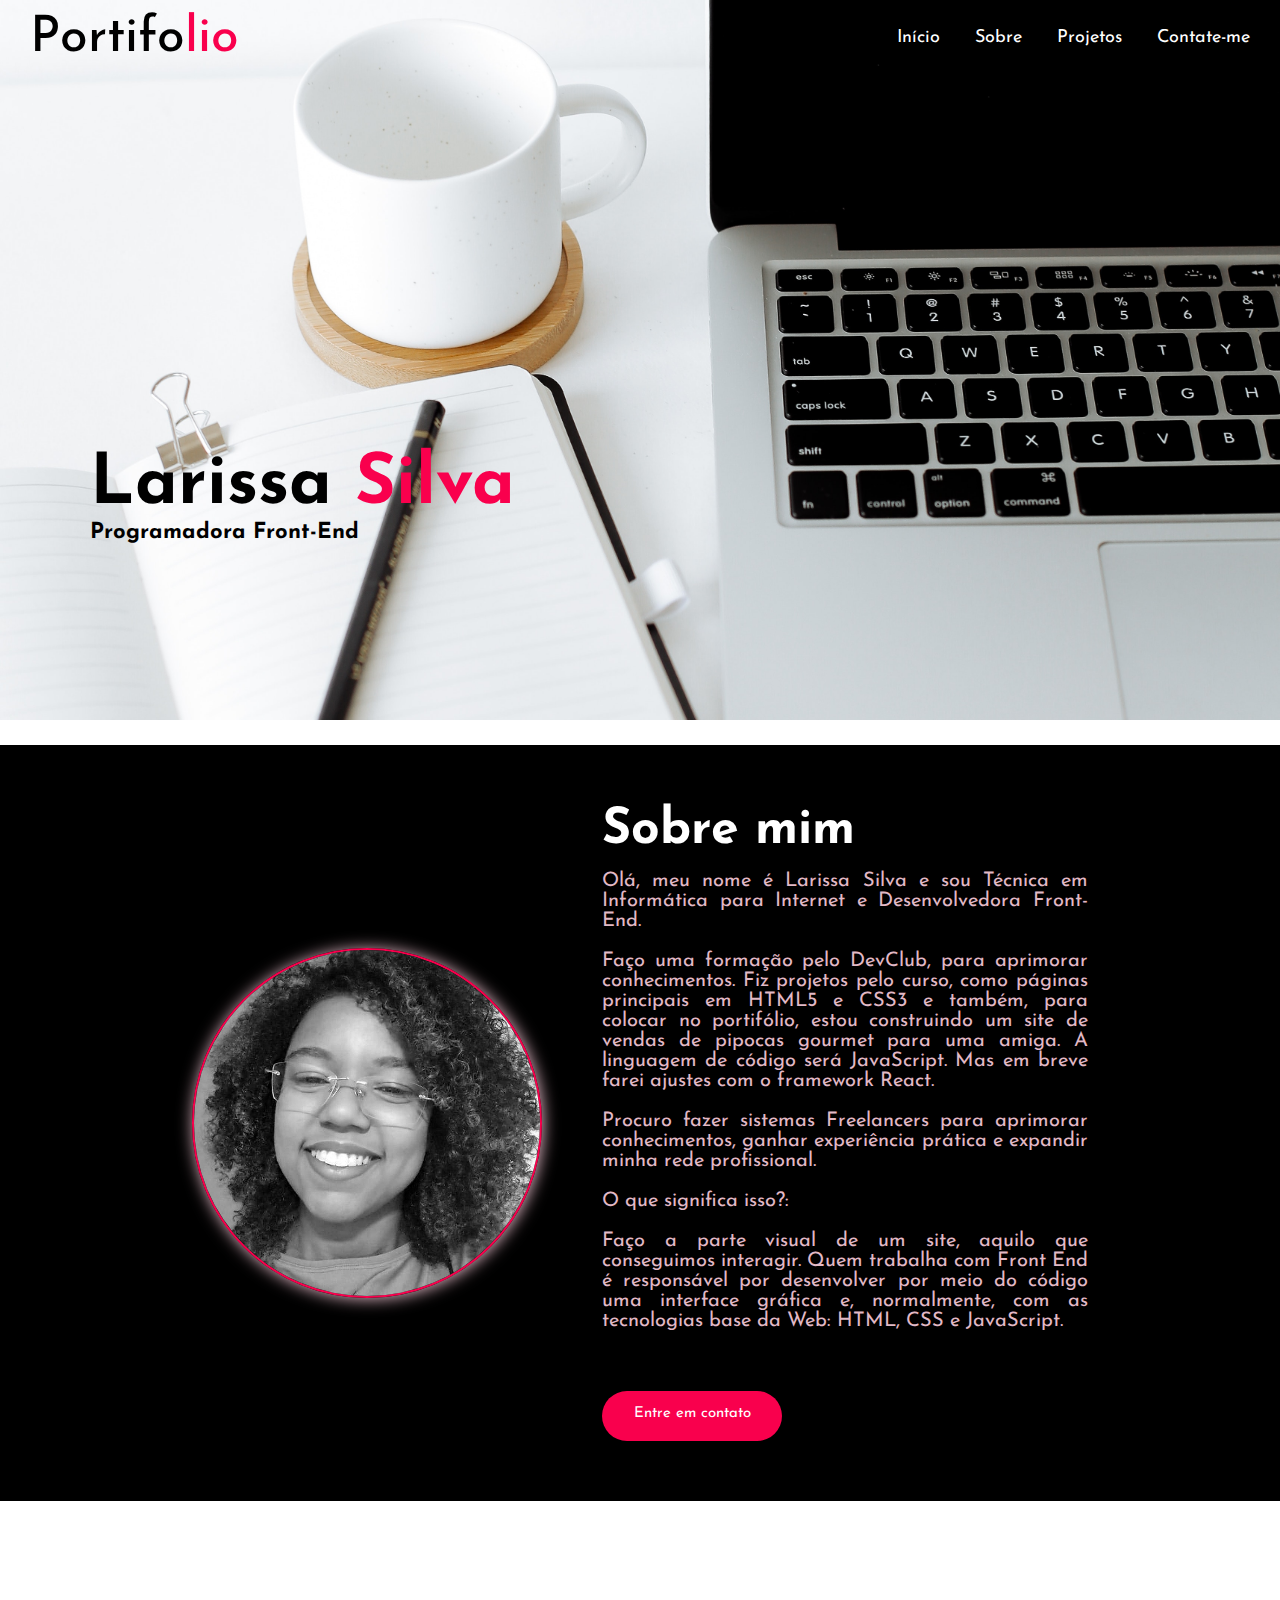
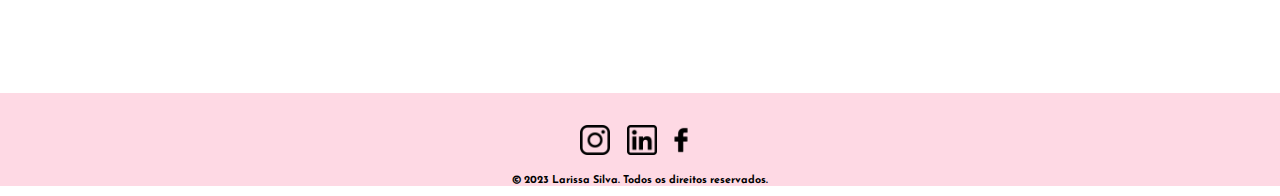
<file: index.html>
<!DOCTYPE html>
<html lang="pt-br">

<head>
    <meta charset="UTF-8">
    <meta http-equiv="X-UA-Compatible" content="IE=edge">
    <meta name="viewport" content="width=device-width, initial-scale=1.0">
    <link rel="icon" type="image/jpg" href="./assets/Logo-Pequena.ico" />
    <link rel="stylesheet" href="./styles.css">
    <script async src="https://www.googletagmanager.com/gtag/js?id=G-M1R3CH922R"></script>
    <!-- Google tag (gtag.js) -->
    <script async src="https://www.googletagmanager.com/gtag/js?id=G-3VNJFFMNQK"></script>
    <script>
    window.dataLayer = window.dataLayer || [];
    function gtag(){dataLayer.push(arguments);}
    gtag('js', new Date());

    gtag('config', 'G-3VNJFFMNQK');
    </script>
    <title>
        Larissa Silva
    </title>
</head>

<body>
    <div class="principal-box">
        <nav>
            <h2 class="portifolio">Portifo<span>lio</span></h2>
            <button class="hamburguer">&#9776;</button>
            <ul>
                <li><a href="./index.html">Início</a></li>
                <li><a href="#about" class="about-me">Sobre</a></li>
                <li><a href="./projects.html">Projetos</a></li>
                <li><a href="https://api.whatsapp.com/send?phone=5515998504064&text=Ol%C3%A1,%20fale%20mais%20sobre%20seus%20projetos..."
                        target="_blank">
                        Contate-me
                    </a>
                </li>
            </ul>
        </nav>

        <div class="my-name">
            <h1>
                Larissa <span>Silva</span>
            </h1>
            <h3>
                Programadora Front-End
            </h3>
        </div>
    </div>

    <section>
        <img src="./assets/By Duda.svg.svg" alt="personal-image" />

        <div id="about">
            <h2>
                Sobre mim
            </h2>
            <p>
                Olá, meu nome é Larissa Silva e sou Técnica em Informática para Internet e Desenvolvedora
                Front-End.
                <br>
                <br>
                Faço uma formação pelo DevClub, para aprimorar conhecimentos. Fiz projetos pelo curso, como páginas
                principais em HTML5 e CSS3 e também, para colocar no portifólio, estou construindo um site de vendas de
                pipocas gourmet para uma amiga. A linguagem de código será JavaScript. Mas em breve farei ajustes com o
                framework React.
                <br>
                <br>
                Procuro fazer sistemas Freelancers para aprimorar conhecimentos, ganhar experiência prática e expandir
                minha rede profissional.
                <br>
                <br>
                O que significa isso?:
                <br>
                <br>
                Faço a parte visual de um site, aquilo que conseguimos interagir. Quem trabalha com Front End é
                responsável por desenvolver por meio do código uma interface gráfica e, normalmente, com as tecnologias
                base da Web: HTML, CSS e JavaScript.
            </p>
            <a class="contacts"
                href="https://api.whatsapp.com/send?phone=5515998504064&text=Ol%C3%A1,%20fale%20mais%20sobre%20seus%20projetos..."
                target="_blank">
                Entre em contato
            </a>
        </div>
    </section>

    <footer>
        <div class="icons">
            <a href="https://www.instagram.com/larissamonteiro82/" target="_blank"><img class="icons-footer"
                    id="instagram-icon" src="./assets/instagram-icon.png" alt="instagram-icon"></a>

            <a href="https://www.linkedin.com/in/larissa-jesus-da-silva/" target="_blank"><img class="icons-footer"
                    src="./assets/linkedin-icon.png" alt="linkedin-icon"></a>

            <a href="https://www.facebook.com/LarissaMonteiroWebDesigner" target="_blank"><img class="icons-footer"
                    src="./assets/facebook-icon.png" alt="facebook-icon"></a>
        </div>
        <br>
        <h6>© 2023 Larissa Silva. Todos os direitos reservados.</h6>
    </footer>
</body>

</html>
</file>
<file: styles.css>
@import url('https://fonts.googleapis.com/css2? family=Dancing+Script&family=Grape+Nuts&family=Josefin+Sans:wght@200;500&family=Lobster+Two:ital@0;1&family=Montserrat:wght@400;500;600;700;900&500&display=swap');
*{
    margin: 0;
    padding: 0;
    box-sizing: border-box;
    font-family: 'Josefin Sans', sans-serif;
}

button{
    display: none;
}

.principal-box{
    height: 80vh;
    width: 100%;
    background-image: url(./assets/Principal-imagem\ teste1.jpg);
    background-size: cover;
    background-position: center;
    background-color: #191919;
    margin-bottom: 25px;
}

nav{
    display: flex;
    align-items: center;
    justify-content: space-between;
    padding-left: 30px;
    padding-right: 0%;
    padding-top: 1%;
}

.portifolio{
    color: #000000;
    font-size: 50px;
    font-weight: 500;
}

.portifolio span{
    color: #f9004d;
}

ul{
    overflow: hidden;
    transition: all 0.5s;
}

li{
    color: #ffffff;
    list-style: none;
    display: inline-block;
    font-size: 18px;
    margin-right: 30px;
    cursor: pointer;
}

a {
    text-decoration: none;
    color: #ffffff;
}

li:hover  a{
    color: #f9004d;
    transition: 0.8s;
}

.my-name{
    position: absolute;
    top: 50%;
    left: 7%;
}

h1{
    color: #000000;
    font-size: 70px;
}

h1 span{
   color: #f9004d;
}

.my-name h3{
    color: #000000;
    font-size: 22px;
}

section{
    display: flex;
    align-items: center;
    padding: 60px 15%;
    background-color: #000000;
    margin-bottom: 15%;
}

section img{
    height: 350px;
    border-radius: 100%;
    border: 2px solid #f9004d;
    margin-right: 60px;
    box-shadow: 1px 1px 16px #e2b9c6;
}

section div h2{
    color: #ffffff;
    font-size: 50px;
}

section div p{
    color: #e2b9c6;
    font-size: 20px;
    text-align: justify;
    margin-top: 15px;
    margin-bottom: 60px;
}

section div .contacts{
    color: #ffffff;
    background: #f9004d;
    display: block;
    height: 50px;
    width: 180px;
    font-size: 15px;
    border: none;
    border-radius: 26px;
    cursor: pointer;
    text-align: center;
    padding-top: 1em;
}

section div .contacts:hover{
    background-color: #000000;
    border: 3px solid #f9004d;
    transition: 0.5s;
}

footer{
    background-color: #f9004d26;
    /* margin-right: 10%; */
    width: 100%;
    height: 10%;
    padding-top: 2em;
}

.icons {
    width: 121px;
    display: block;
    margin-right: auto;
    margin-left: auto;
}

.icons-footer{
    width: 30px;
    height: 30px;
    margin-right: 3.5%;
}

#instagram-icon{
    margin-right: 10%;
}

h6{
    text-align: center;
    margin-bottom: 10px;
}

button:focus ~ ul{
    height: 260px;
}

@media screen and (max-width:768px) {
    
    nav{
        padding-top: 2%;
        padding-bottom: 7px;
        padding-left: 10px;
    }

    nav, ul{
        background-color: #00000023;
        display: flex;
        flex-direction: column;
        align-items: unset; 
    }

    ul {
        text-align: center;
        margin: 0;
        height: 0;
    }

    .portifolio{
        font-size: 35px;
    }

    button{
        display: flex;
        background-color: transparent;
        border: none;
        color: #ffffff;
        font-size: 36px;

        position: absolute;
        right: 10px;
        top: 0;
    }

    li{
        height: 28px;
        font-size: 36px;
        margin-top: 10px;
        margin-right: 12px;
        margin-bottom: 30px;
    }

    li:hover{
        background-color: #ffffff33;
    }
    ul, li{
        width: 100%;
    }

    h1 {
        font-size: 60px;
    }
    
    .my-name h3 {
        font-size: 18px;
    }

    /* ----- */
    
    section{
        display: block;
        padding: 60px 3%;
    }

    section img {
        height: 300px;
        display: block;
        margin-right: auto;
        margin-left: auto;
        margin-bottom: 50px;
    }

    section div h2 {
        font-size: 40px;
        width: 200px;    
        display: block;
        margin-right: auto;
        margin-left: auto;
    }

    section div p {
        width: 80%;
        font-size: 30px;
        text-align: center;
        display: block;
        margin-top: 50px;
        margin-right: auto;
        margin-left: auto;
    }

    .contacts{
        display: block;
        margin-right: auto;
        margin-left: auto;
    }
}

@media screen and (max-width:320px){
    .portifolio{
        font-size: 20px;
    }

    button{
        font-size: 16px;
        top: 0.5%;
    }

    h1{
        font-size: 28px;
    }

    .my-name h3{
        font-size: 10px;
    }

    li {
        height: 20px;
        font-size: 16px;
        margin-bottom: 10px;
    }

    section{
        display: block;
        padding: 60px 3%;
    }

    section img {
        height: 200px;
        display: block;
        margin-right: auto;
        margin-left: auto;
        margin-bottom: 50px;
    }

    section div h2 {
        font-size: 20px;
        width: 100px;
        display: block;
        margin-right: auto;
        margin-left: auto;
    }

    section div p {
        width:80%;
        font-size: 14px;
        text-align:center;
        display: block;
        margin-right: auto;
        margin-left: auto;
    }

    .contacts{
        display: block;
        margin-right: auto;
        margin-left: auto;
    }

    .icons{
        width: 88px;
    }

    .icons-footer{
        width: 20px;
        height: 20px;
        margin-right: 4.5%;
    }
}
</file>
